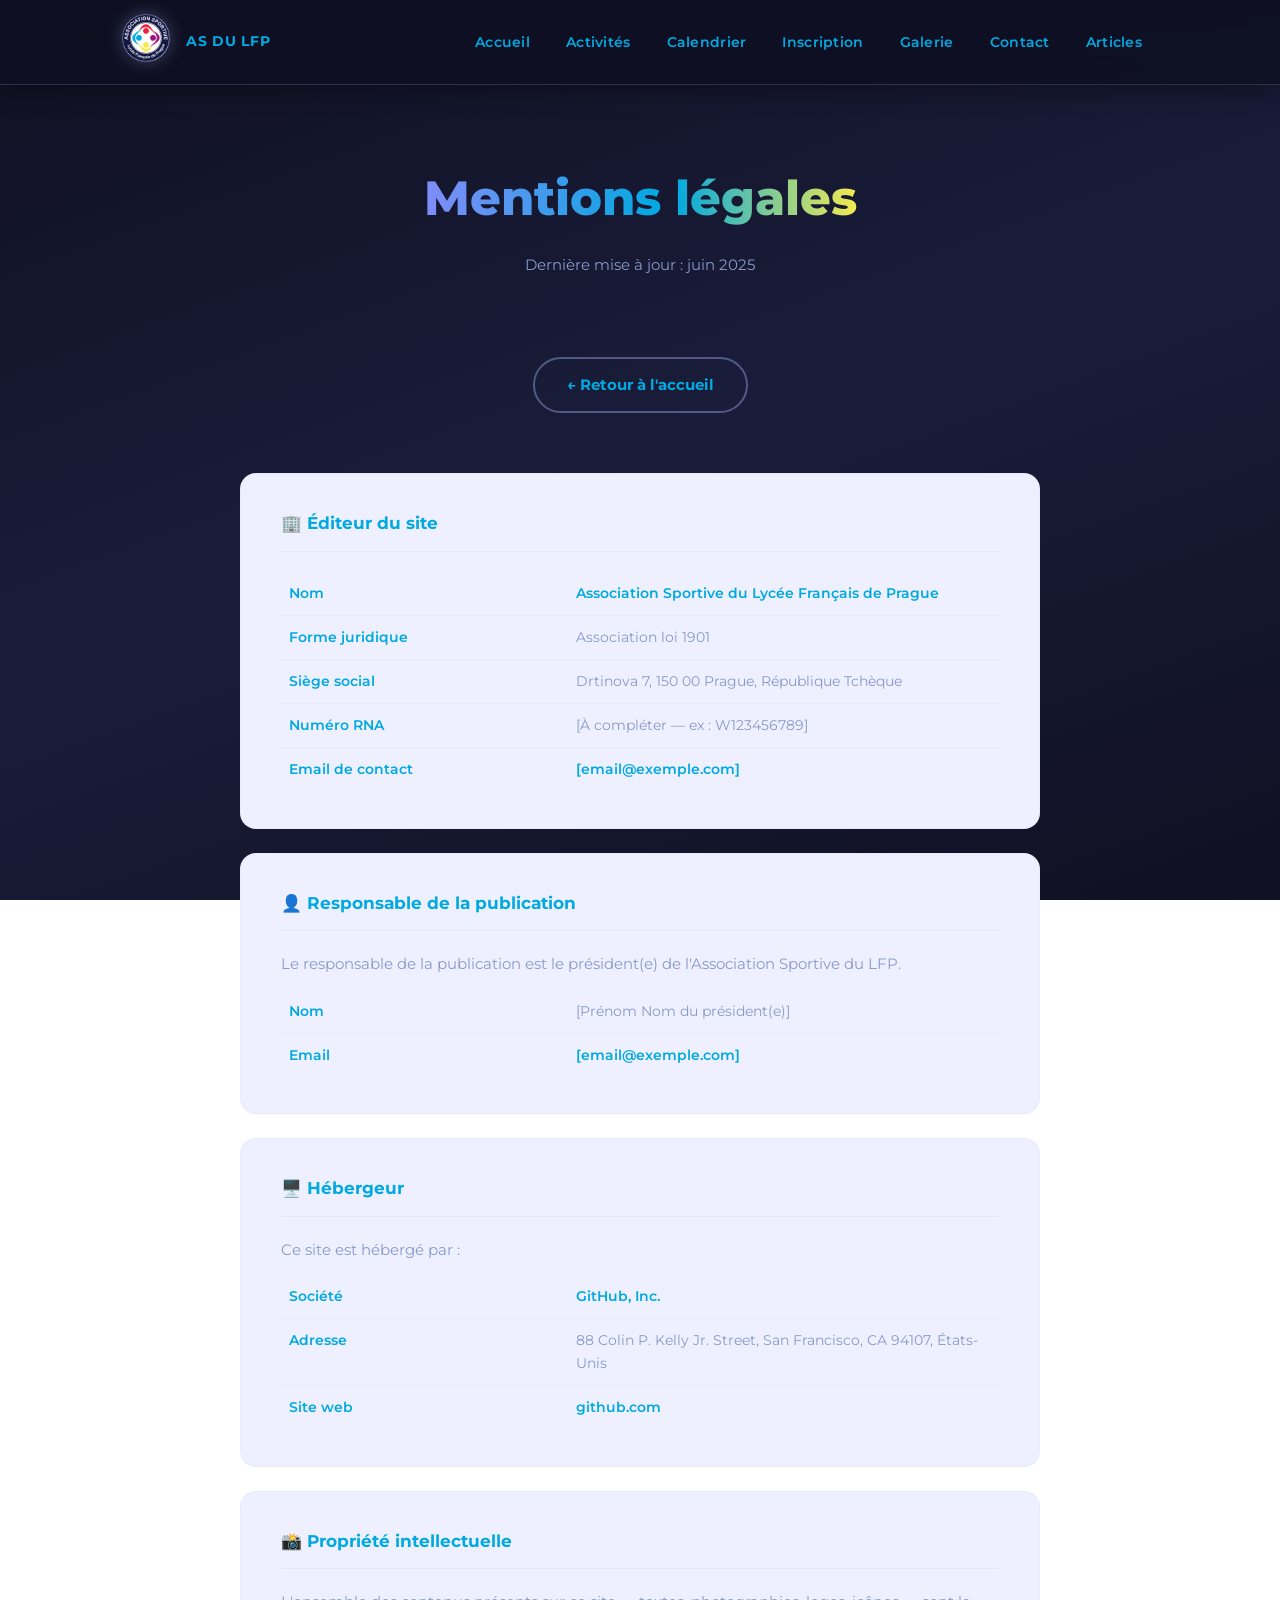
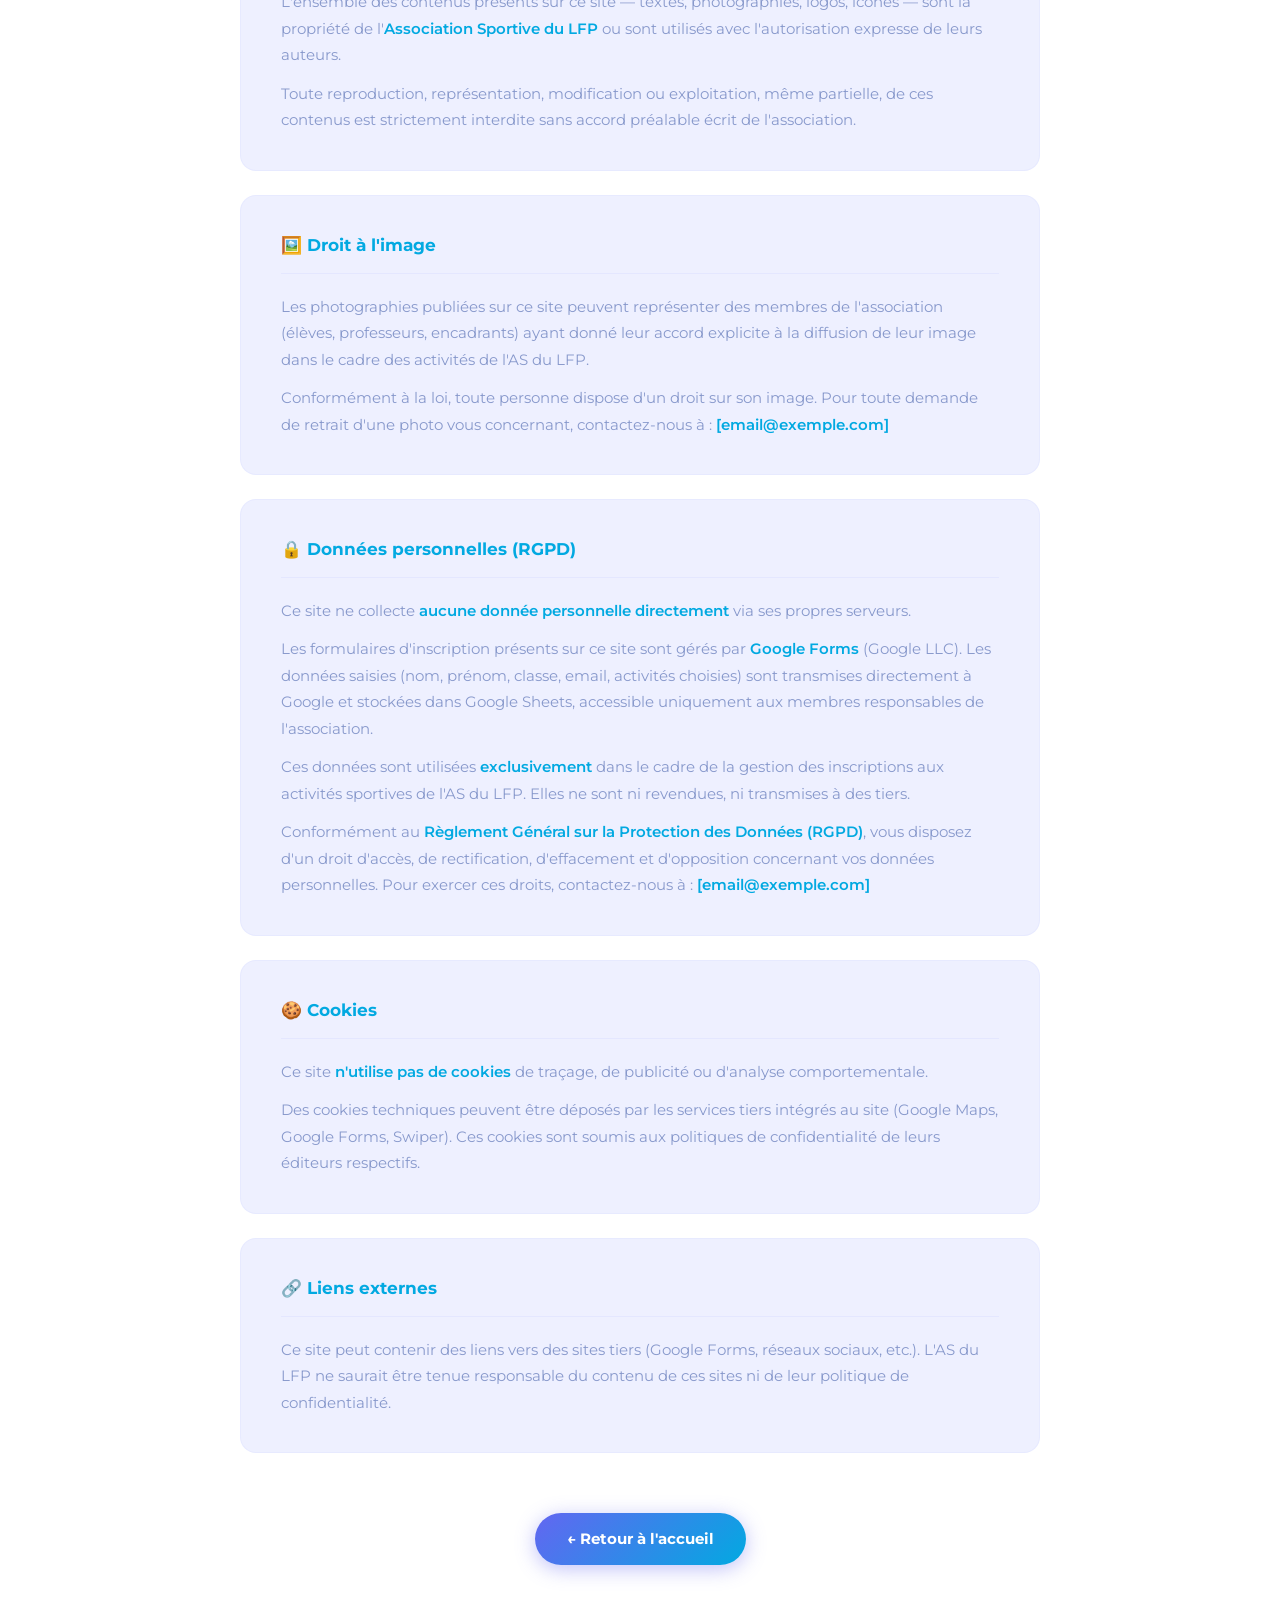
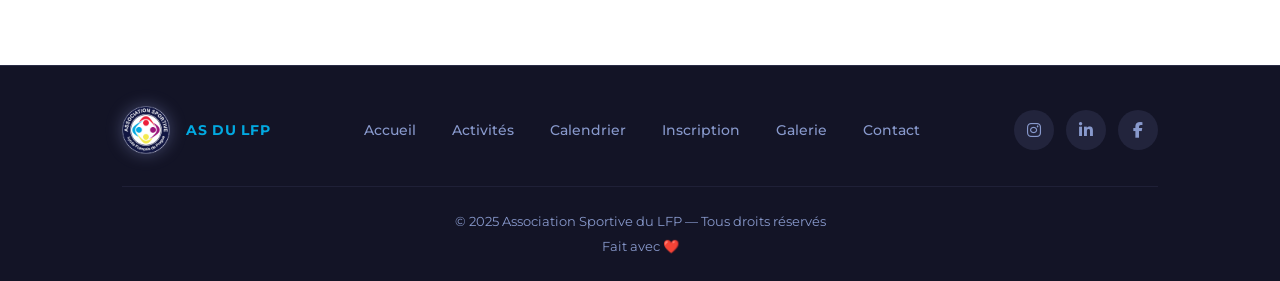
<file: mentions-legales.html>
<!DOCTYPE html>
<html lang="fr">
  <head>
    <meta charset="utf-8">
    <meta name="viewport" content="width=device-width, initial-scale=1">
    <title>Mentions légales — AS du LFP</title>
    <link rel="icon" type="image/png" href="img/Logos/logo-aslfp.png">
    <link rel="preconnect" href="https://fonts.googleapis.com">
    <link rel="preconnect" href="https://fonts.gstatic.com" crossorigin>
    <link href="https://fonts.googleapis.com/css2?family=Montserrat:wght@400;600;700;800&display=swap" rel="stylesheet">
    <link rel="stylesheet" href="CSS/styles.css">
    <link rel="stylesheet" href="https://cdnjs.cloudflare.com/ajax/libs/font-awesome/6.5.0/css/all.min.css">
    <style>
      /* ================================
         MENTIONS LÉGALES — styles locaux
      ================================ */
      .mentions-hero {
        padding: 160px 0 80px;
        text-align: center;
      }

      .mentions-hero h1 {
        font-size: clamp(2rem, 4vw, 3rem);
        font-weight: 800;
        color: #fff;
        margin-bottom: 16px;
      }

      .mentions-hero p {
        color: var(--texte-secondaire);
        font-size: 0.95rem;
      }

      .mentions-content {
        padding: 0 0 100px;
      }

      .mentions-grid {
        display: flex;
        flex-direction: column;
        gap: 24px;
        max-width: 800px;
        margin: 0 auto;
      }

      .mention-card {
        background: var(--fond-carte);
        border-radius: var(--radius);
        padding: 36px 40px;
        border: 1px solid rgba(165, 180, 252, 0.1);
        transition: border-color var(--transition);
      }

      .mention-card:hover {
        border-color: rgba(165, 180, 252, 0.25);
      }

      .mention-card h2 {
        font-size: 1.05rem;
        font-weight: 700;
        color: var(--accent);
        margin-bottom: 20px;
        padding-bottom: 14px;
        border-bottom: 1px solid rgba(165, 180, 252, 0.15);
        display: flex;
        align-items: center;
        gap: 10px;
      }

      .mention-card p {
        color: var(--texte-secondaire);
        font-size: 0.92rem;
        line-height: 1.8;
        margin-bottom: 12px;
      }

      .mention-card p:last-child {
        margin-bottom: 0;
      }

      .mention-card strong {
        color: var(--texte);
        font-weight: 600;
      }

      .mention-card a {
        color: var(--accent);
        text-decoration: none;
        font-weight: 600;
        transition: opacity var(--transition);
      }

      .mention-card a:hover {
        opacity: 0.75;
      }

      .mention-table {
        width: 100%;
        border-collapse: collapse;
        margin-top: 8px;
        font-size: 0.9rem;
      }

      .mention-table tr {
        border-bottom: 1px solid rgba(165, 180, 252, 0.1);
      }

      .mention-table tr:last-child {
        border-bottom: none;
      }

      .mention-table td {
        padding: 10px 8px;
        color: var(--texte-secondaire);
        vertical-align: top;
      }

      .mention-table td:first-child {
        font-weight: 600;
        color: var(--texte);
        width: 40%;
        white-space: nowrap;
      }

      .back-btn {
        text-align: center;
        margin-bottom: 60px;
      }

      /* Responsive */
      @media (max-width: 768px) {
        .mention-card {
          padding: 24px 20px;
        }

        .mention-table td:first-child {
          white-space: normal;
        }
      }
    </style>
  </head>

  <body>

<!-- HEADER -->
<header class="header header-scrolled">
  <div class="container">
    <div class="header-content">

      <div class="logo-section">
        <a href="index.html" class="logo-link"> <!-- ✅ plus de ../ -->
          <img src="img/Logos/logo-aslfp.png" alt="Logo AS LFP" class="logo">
        </a>
        <span class="as-title">AS du LFP</span>
      </div>

      <nav class="main-nav desktop-nav">
        <ul>
          <li><a href="index.html#hero">Accueil</a></li>
          <li><a href="index.html#activites">Activités</a></li>
          <li><a href="index.html#calendrier">Calendrier</a></li>
          <li><a href="index.html#inscription">Inscription</a></li>
          <li><a href="galerie.html">Galerie</a></li>
          <li><a href="index.html#contact">Contact</a></li>
          <li><a href="articles.html">Articles</a></li>
        </ul>
      </nav>

      <button class="burger" aria-label="Ouvrir le menu">
        <span></span><span></span><span></span>
      </button>

      <nav class="main-nav mobile-nav">
        <ul>
          <li><a href="index.html#hero">Accueil</a></li>
          <li><a href="index.html#activites">Activités</a></li>
          <li><a href="index.html#calendrier">Calendrier</a></li>
          <li><a href="index.html#inscription">Inscription</a></li>
          <li><a href="galerie.html">Galerie</a></li>
          <li><a href="index.html#contact">Contact</a></li>
          <li><a href="articles.html">Articles</a></li>
        </ul>
      </nav>

    </div>
  </div>
</header>


    <!-- HERO MENTIONS -->
    <section class="mentions-hero">
      <div class="container">
        <h1>
          <span class="as-highlight">Mentions</span>
          <span class="highlight"> légales</span>
        </h1>
        <p>Dernière mise à jour : juin 2025</p>
      </div>
    </section>

    <!-- CONTENU MENTIONS -->
    <section class="mentions-content">
      <div class="container">

        <div class="back-btn">
          <a href="index.html" class="btn btn-secondary">← Retour à l'accueil</a>
        </div>

        <div class="mentions-grid">

          <!-- 1. Éditeur -->
          <div class="mention-card">
            <h2>🏢 Éditeur du site</h2>
            <table class="mention-table">
              <tr>
                <td>Nom</td>
                <td><strong>Association Sportive du Lycée Français de Prague</strong></td>
              </tr>
              <tr>
                <td>Forme juridique</td>
                <td>Association loi 1901</td>
              </tr>
              <tr>
                <td>Siège social</td>
                <td>Drtinova 7, 150 00 Prague, République Tchèque</td>
              </tr>
              <tr>
                <td>Numéro RNA</td>
                <td>[À compléter — ex : W123456789]</td>
              </tr>
              <tr>
                <td>Email de contact</td>
                <td><a href="mailto:[email@exemple.com]">[email@exemple.com]</a></td>
              </tr>
            </table>
          </div>

          <!-- 2. Responsable publication -->
          <div class="mention-card">
            <h2>👤 Responsable de la publication</h2>
            <p>
              Le responsable de la publication est le président(e) de l'Association Sportive du LFP.
            </p>
            <table class="mention-table">
              <tr>
                <td>Nom</td>
                <td>[Prénom Nom du président(e)]</td>
              </tr>
              <tr>
                <td>Email</td>
                <td><a href="mailto:[email@exemple.com]">[email@exemple.com]</a></td>
              </tr>
            </table>
          </div>

          <!-- 3. Hébergeur -->
          <div class="mention-card">
            <h2>🖥️ Hébergeur</h2>
            <p>Ce site est hébergé par :</p>
            <table class="mention-table">
              <tr>
                <td>Société</td>
                <td><strong>GitHub, Inc.</strong></td>
              </tr>
              <tr>
                <td>Adresse</td>
                <td>88 Colin P. Kelly Jr. Street, San Francisco, CA 94107, États-Unis</td>
              </tr>
              <tr>
                <td>Site web</td>
                <td><a href="https://github.com" target="_blank" rel="noopener">github.com</a></td>
              </tr>
            </table>
          </div>

          <!-- 4. Propriété intellectuelle -->
          <div class="mention-card">
            <h2>📸 Propriété intellectuelle</h2>
            <p>
              L'ensemble des contenus présents sur ce site — textes, photographies, logos, icônes —
              sont la propriété de l'<strong>Association Sportive du LFP</strong> ou sont utilisés
              avec l'autorisation expresse de leurs auteurs.
            </p>
            <p>
              Toute reproduction, représentation, modification ou exploitation, même partielle,
              de ces contenus est strictement interdite sans accord préalable écrit de l'association.
            </p>
          </div>

          <!-- 5. Droit à l'image -->
          <div class="mention-card">
            <h2>🖼️ Droit à l'image</h2>
            <p>
              Les photographies publiées sur ce site peuvent représenter des membres de l'association
              (élèves, professeurs, encadrants) ayant donné leur accord explicite à la diffusion
              de leur image dans le cadre des activités de l'AS du LFP.
            </p>
            <p>
              Conformément à la loi, toute personne dispose d'un droit sur son image.
              Pour toute demande de retrait d'une photo vous concernant, contactez-nous à :
              <a href="mailto:[email@exemple.com]">[email@exemple.com]</a>
            </p>
          </div>

          <!-- 6. RGPD -->
          <div class="mention-card">
            <h2>🔒 Données personnelles (RGPD)</h2>
            <p>
              Ce site ne collecte <strong>aucune donnée personnelle directement</strong>
              via ses propres serveurs.
            </p>
            <p>
              Les formulaires d'inscription présents sur ce site sont gérés par
              <strong>Google Forms</strong> (Google LLC). Les données saisies
              (nom, prénom, classe, email, activités choisies) sont transmises directement
              à Google et stockées dans Google Sheets, accessible uniquement
              aux membres responsables de l'association.
            </p>
            <p>
              Ces données sont utilisées <strong>exclusivement</strong> dans le cadre
              de la gestion des inscriptions aux activités sportives de l'AS du LFP.
              Elles ne sont ni revendues, ni transmises à des tiers.
            </p>
            <p>
              Conformément au <strong>Règlement Général sur la Protection des Données (RGPD)</strong>,
              vous disposez d'un droit d'accès, de rectification, d'effacement et d'opposition
              concernant vos données personnelles. Pour exercer ces droits, contactez-nous à :
              <a href="mailto:[email@exemple.com]">[email@exemple.com]</a>
            </p>
          </div>

          <!-- 7. Cookies -->
          <div class="mention-card">
            <h2>🍪 Cookies</h2>
            <p>
              Ce site <strong>n'utilise pas de cookies</strong> de traçage, de publicité
              ou d'analyse comportementale.
            </p>
            <p>
              Des cookies techniques peuvent être déposés par les services tiers intégrés
              au site (Google Maps, Google Forms, Swiper). Ces cookies sont soumis aux
              politiques de confidentialité de leurs éditeurs respectifs.
            </p>
          </div>

          <!-- 8. Liens externes -->
          <div class="mention-card">
            <h2>🔗 Liens externes</h2>
            <p>
              Ce site peut contenir des liens vers des sites tiers (Google Forms, réseaux sociaux, etc.).
              L'AS du LFP ne saurait être tenue responsable du contenu de ces sites
              ni de leur politique de confidentialité.
            </p>
          </div>

        </div><!-- fin mentions-grid -->

        <div class="back-btn" style="margin-top: 60px; margin-bottom: 0;">
          <a href="index.html" class="btn">← Retour à l'accueil</a>
        </div>

      </div>
    </section>

    <!-- FOOTER -->
    <footer class="footer">
      <div class="container">
        <div class="footer-content">
          <div class="logo-section">
            <img src="img/Logos/logo-aslfp.png" alt="Logo AS LFP" class="logo">
            <span class="as-title">AS du LFP</span>
          </div>

          <nav class="footer-nav">
            <a href="index.html#hero">Accueil</a>
            <a href="index.html#activites">Activités</a>
            <a href="index.html#calendrier">Calendrier</a>
            <a href="index.html#inscription">Inscription</a>
            <a href="galerie.html">Galerie</a>
            <a href="index.html#contact">Contact</a>
          </nav>

          <div class="social-links">
            <a target="_blank" href="#" title="Instagram">
              <i class="fa-brands fa-instagram"></i>
            </a>
            <a target="_blank" href="https://cz.linkedin.com/school/lyc%C3%A9e-fran%C3%A7ais-de-prague/" title="Linkedin">
              <i class="fa-brands fa-linkedin-in"></i>
            </a>
            <a target="_blank" href="https://www.facebook.com/lyceefrancaisprague/#" title="Facebook">
              <i class="fa-brands fa-facebook-f"></i>
            </a>
          </div>
        </div>

        <div class="footer-bottom">
          <p>© 2025 Association Sportive du LFP — Tous droits réservés</p>
          <p style="margin-top:4px;">Fait avec ❤️</p>
        </div>
      </div>
    </footer>

    <script src="JS/script.js"></script>

  </body>
</html>
</file>
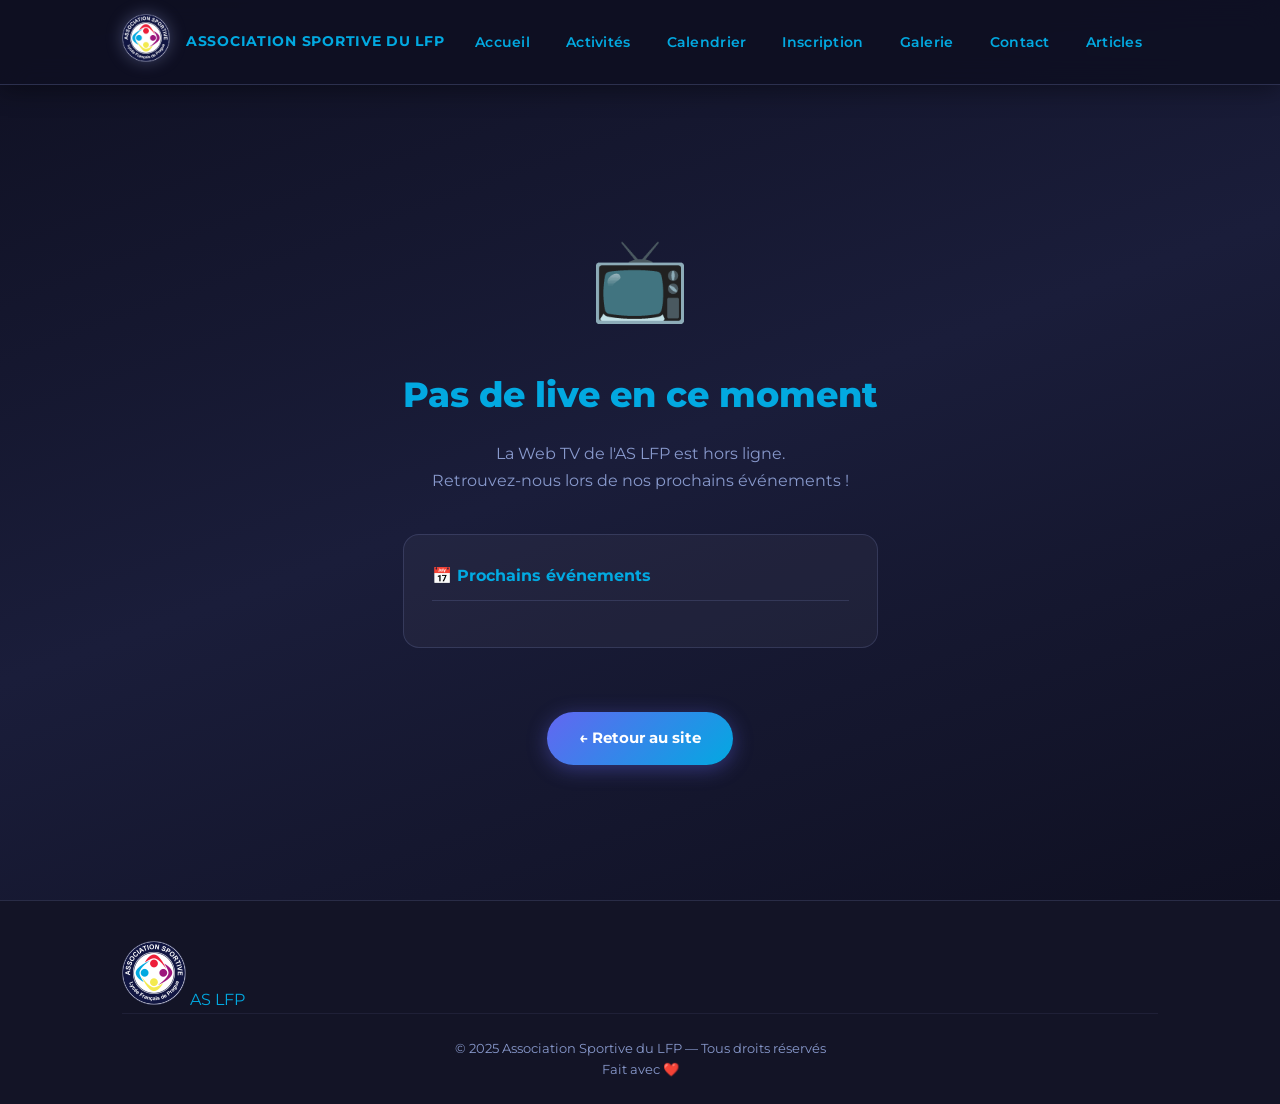
<file: webtv.html>
<!DOCTYPE html>
<html lang="fr">
<head>
  <meta charset="utf-8">
  <meta name="viewport" content="width=device-width, initial-scale=1">
  <title>Web TV — AS LFP</title>
  <link rel="icon" type="image/png" href="img/Logos/logo-aslfp.png">
  <link rel="preconnect" href="https://fonts.googleapis.com">
  <link rel="preconnect" href="https://fonts.gstatic.com" crossorigin>
  <link href="https://fonts.googleapis.com/css2?family=Montserrat:wght@400;600;700;800&display=swap" rel="stylesheet">
  <link rel="stylesheet" href="CSS/styles.css">
  <link rel="stylesheet" href="CSS/webtv.css">
  <link rel="stylesheet" href="https://cdnjs.cloudflare.com/ajax/libs/font-awesome/6.5.0/css/all.min.css">

  <!-- PWA : Manifest -->
  <link rel="manifest" href="/aslfp-test02/manifest.json">
  <meta name="apple-mobile-web-app-capable" content="yes">
  <meta name="apple-mobile-web-app-status-bar-style" content="default">
  <meta name="apple-mobile-web-app-title" content="AS LFP">
  <link rel="apple-touch-icon" href="/aslfp-test02/img/icons/icon-192x192.png">
  <meta name="theme-color" content="#1a56db">
</head>


<!-- Enregistrement du Service Worker -->
<script>
  if ('serviceWorker' in navigator) {
    window.addEventListener('load', () => {
      navigator.serviceWorker
        .register('/aslfp-test02/service-worker.js')
        .then((reg) => console.log('✅ Service Worker enregistré', reg))
        .catch((err) => console.error('❌ Erreur SW :', err));
    });
  }
</script>


<body>

<!-- BANNIÈRE LIVE — cachée par défaut, activée par JS -->
<a href="webtv.html" id="live-banner" class="live-banner" style="display:none;" aria-label="Accéder au live">
  <span class="live-banner-dot"></span>
  <span class="live-banner-text">🔴 LIVE en cours</span>
  <span class="live-banner-arrow">Regarder →</span>
</a>

<!-- HEADER -->
<header class="header" id="header">
  <div class="container">
    <div class="header-content">

      <!-- LOGO -->
      <div class="logo-section">
        <a href="index.html" class="logo-link">
          <img src="img/Logos/logo-aslfp.png" alt="Logo AS LFP" class="logo">
        </a>
        <span class="as-title">ASSOCIATION SPORTIVE DU LFP</span>
      </div>

      <!-- NAV DESKTOP -->
      <nav class="desktop-nav">
        <ul>
          <li><a href="index.html#hero">Accueil</a></li>
          <li><a href="index.html#activites">Activités</a></li>
          <li><a href="index.html#calendrier">Calendrier</a></li>
          <li><a href="index.html#inscription">Inscription</a></li>
          <li><a href="galerie.html">Galerie</a></li>
          <li><a href="index.html#contact">Contact</a></li>
          <li><a href="articles.html">Articles</a></li>
          <!-- LIVE BOUTON — caché par défaut -->
          <li id="live-nav-item" style="display:none;">
            <a href="webtv.html" class="live-nav-btn active">
              <span class="live-dot-nav"></span> LIVE
            </a>
          </li>
        </ul>
      </nav>

      <!-- BURGER MOBILE -->
      <button class="burger" id="burger" aria-label="Menu">
        <span class="burger-line"></span>
        <span class="burger-line"></span>
        <span class="burger-line"></span>
      </button>

    </div>
  </div>

  <!-- NAV MOBILE -->
  <nav class="mobile-nav" id="mobile-nav">
    <ul>
      <li><a href="index.html#hero">Accueil</a></li>
      <li><a href="index.html#activites">Activités</a></li>
      <li><a href="index.html#calendrier">Calendrier</a></li>
      <li><a href="index.html#inscription">Inscription</a></li>
      <li><a href="galerie.html">Galerie</a></li>
      <li><a href="index.html#contact">Contact</a></li>
      <li><a href="articles.html">Articles</a></li>
      <li id="live-nav-item-mobile" style="display:none;">
        <a href="webtv.html" class="live-nav-btn active">
          <span class="live-dot-nav"></span> LIVE
        </a>
      </li>
    </ul>
  </nav>

</header>


<!-- ======= CONTENU WEBTV ======= -->
<main class="webtv-main">

  <!-- ÉTAT : CHARGEMENT -->
  <div class="webtv-loading" id="webtv-loading">
    <div class="loader-spinner"></div>
    <p>Chargement en cours...</p>
  </div>

  <!-- ÉTAT : PAS DE LIVE -->
  <div class="webtv-offline" id="webtv-offline" style="display:none;">
    <div class="offline-content">
      <div class="offline-icon">📺</div>
      <h1>Pas de live en ce moment</h1>
      <p>La Web TV de l'AS LFP est hors ligne.<br>
         Retrouvez-nous lors de nos prochains événements !</p>

      <!-- Prochains événements -->
      <div class="webtv-next-events" id="webtv-next-events">
        <h3>📅 Prochains événements</h3>
        <div class="next-events-list" id="next-events-list">
          <!-- Rempli par JS -->
        </div>
      </div>

      <a href="index.html" class="btn webtv-back-btn">
        ← Retour au site
      </a>
    </div>
  </div>

  <!-- ÉTAT : LIVE ACTIF -->
  <div class="webtv-live" id="webtv-live" style="display:none;">

    <!-- Badge live + titre -->
    <div class="webtv-live-header">
      <div class="live-badge-wrapper">
        <span class="live-badge">
          <span class="live-dot"></span>
          EN DIRECT
        </span>
      </div>
      <h1 class="webtv-live-title" id="webtv-live-title">Événement AS LFP</h1>
      <p class="webtv-live-subtitle" id="webtv-live-subtitle"></p>
    </div>

    <!-- Player + Chat -->
    <div class="webtv-player-wrapper">

      <!-- Lecteur vidéo -->
      <div class="webtv-player">
        <div class="player-container">
          <iframe
            id="youtube-player"
            src=""
            title="Live AS LFP"
            frameborder="0"
            allow="accelerometer; autoplay; clipboard-write; encrypted-media; gyroscope; picture-in-picture"
            allowfullscreen>
          </iframe>
        </div>
      </div>

      <!-- Chat YouTube -->
      <div class="webtv-chat">
        <div class="chat-header">
          <span class="chat-icon">💬</span>
          <span>Chat en direct</span>
        </div>
        <iframe
          id="youtube-chat"
          src=""
          title="Chat Live AS LFP"
          frameborder="0">
        </iframe>
      </div>

    </div>

    <!-- Prochains événements (sous le player) -->
    <div class="webtv-next-events webtv-next-events--live" id="webtv-next-events-live">
      <h3>📅 Prochains événements</h3>
      <div class="next-events-list next-events-list--horizontal" id="next-events-list-live">
        <!-- Rempli par JS -->
      </div>
    </div>

  </div>

</main>

<!-- FOOTER simplifié -->
<footer class="footer">
  <div class="container">
    <div class="footer-inner">
      <div class="footer-logo-section">
        <img src="img/Logos/logo-aslfp.png" alt="Logo" class="footer-logo">
        <span class="footer-title">AS LFP</span>
      </div>
      <div class="footer-bottom">
        <p>© 2025 Association Sportive du LFP — Tous droits réservés</p>
        <p>Fait avec ❤️</p>
      </div>
    </div>
  </div>
</footer>

<script src="JS/script.js"></script>
<script src="JS/webtv.js"></script>
</body>
</html>
</file>
<file: CSS/styles.css>
/* ================================
   VARIABLES & BASE
================================ */
:root {
  --fond: #F8F9FF;
  --fond-section: #FFFFFF;
  --fond-carte: #EEF0FF;
  --accent: #02A9E1;
  --accent-2: #F3EA4F;
  --texte: #02A9E1;
  --texte-secondaire: #8899cc;
  --radius: 16px;
  --radius-sm: 8px;
  --ombre: 0 8px 32px rgba(0,0,0,0.4);
  --transition: 0.3s ease;
}

* {
  margin: 0;
  padding: 0;
  box-sizing: border-box;
}

html {
  scroll-behavior: smooth;
}

body {
  background: linear-gradient(160deg, #0f1022 0%, #1a1d3a 50%, #0f1022 100%) fixed;
  color: var(--texte);
  font-family: 'Montserrat', sans-serif;
  font-size: 16px;
  line-height: 1.6;
}

.container {
  max-width: 1100px;
  margin: 0 auto;
  padding: 0 32px;
}

/* ================================
   HEADER
================================ */
.header {
  position: fixed;
  top: 0;
  left: 0;
  width: 100%;
  background: rgba(15, 16, 34, 0.92);
  backdrop-filter: blur(14px);
  -webkit-backdrop-filter: blur(14px);
  border-bottom: 1px solid rgba(165, 180, 252, 0.2);
  z-index: 1000;
  box-shadow: 0 4px 24px rgba(0,0,0,0.4);
}

.header-content {
  display: flex;
  align-items: center;
  justify-content: space-between;
  padding: 14px 0;
}

.logo-section {
  display: flex;
  align-items: center;
  gap: 16px;
}

.logo {
  height: 48px;
  filter: drop-shadow(0 0 8px rgba(165, 180, 252, 0.3));
}

.as-title {
  font-size: 0.9rem;
  font-weight: 700;
  color: var(--accent);
  letter-spacing: 0.05em;
  text-transform: uppercase;
}

.desktop-nav ul {
  list-style: none;
  display: flex;
  gap: 4px;
}

.desktop-nav a {
  color: var(--texte);
  text-decoration: none;
  font-size: 0.9rem;
  font-weight: 600;
  padding: 8px 16px;
  border-radius: 50px;
  transition: background var(--transition), color var(--transition);
  letter-spacing: 0.02em;
}

.desktop-nav a:hover,
.desktop-nav a.active {
  background: rgba(165, 180, 252, 0.15);
  color: #F3EA4F;
}

.header-scrolled {
  box-shadow: 0 8px 32px rgba(0,0,0,0.6);
  background: rgba(15, 16, 34, 0.98);
}

/* ================================
   HERO
================================ */
.hero {
  position: relative;
  height: 100vh;
  min-height: 600px;
  display: flex;
  align-items: center;
  justify-content: center;
  overflow: hidden;
}

.hero-background {
  position: absolute;
  inset: 0;
  z-index: 0;
}

.hero-background img {
  width: 100%;
  height: 100%;
  object-fit: cover;
  object-position: center;
}

.hero-background::after {
  content: '';
  position: absolute;
  inset: 0;
  background: linear-gradient(to bottom,
    rgba(15, 16, 34, 0.55) 0%,
    rgba(15, 16, 34, 0.7) 60%,
    rgba(15, 16, 34, 0.95) 100%
  );
}

.hero-content {
  position: relative;
  z-index: 2;
  text-align: center;
  padding: 0 24px;
  max-width: 800px;
}

.hero-text h2 {
  font-size: clamp(2rem, 5vw, 3.5rem);
  font-weight: 700;
  line-height: 1.2;
  margin-bottom: 20px;
  color: #fff;
}

.highlight {
  background: linear-gradient(90deg, var(--accent), var(--accent-2));
  -webkit-background-clip: text;
  background-clip: text;
  -webkit-text-fill-color: transparent;
}

.as-highlight {
  background: linear-gradient(90deg, #818cf8, var(--accent));
  -webkit-background-clip: text;
  background-clip: text;
  -webkit-text-fill-color: transparent;
}

.hero-text p {
  font-size: 1.1rem;
  color: rgba(255,255,255,0.8);
  margin-bottom: 36px;
}

.btn {
  display: inline-flex;
  align-items: center;
  gap: 10px;
  background: linear-gradient(135deg, #6366f1, var(--accent));
  color: #fff;
  font-family: 'Montserrat', sans-serif;
  font-weight: 700;
  font-size: 0.95rem;
  padding: 14px 32px;
  border-radius: 50px;
  border: none;
  cursor: pointer;
  text-decoration: none;
  transition: transform var(--transition), box-shadow var(--transition);
  box-shadow: 0 4px 20px rgba(99, 102, 241, 0.4);
}

.btn:hover {
  transform: translateY(-3px);
  box-shadow: 0 8px 28px rgba(99, 102, 241, 0.6);
}

.btn-secondary {
  background: transparent;
  border: 2px solid rgba(165, 180, 252, 0.4);
  color: var(--texte);
  box-shadow: none;
}

.btn-secondary:hover {
  background: rgba(165, 180, 252, 0.1);
  border-color: var(--accent);
}

.scroll-down {
  position: absolute;
  bottom: 32px;
  left: 50%;
  transform: translateX(-50%);
  z-index: 2;
}

.scroll-down a {
  color: rgba(255,255,255,0.5);
  font-size: 1.4rem;
  text-decoration: none;
  animation: bounce 2s infinite;
}

@keyframes bounce {
  0%, 100% { transform: translateY(0); }
  50% { transform: translateY(8px); }
}

/* ================================
   SECTIONS COMMUNES
================================ */
.section-title {
  text-align: center;
  font-size: clamp(1.6rem, 3vw, 2.2rem);
  font-weight: 700;
  color: var(--texte);
  margin-bottom: 12px;
}

.underline {
  width: 60px;
  height: 4px;
  background: linear-gradient(90deg, #6366f1, var(--accent));
  border-radius: 2px;
  margin: 0 auto 48px;
}

.fade-up {
  opacity: 0;
  transform: translateY(30px);
  transition: opacity 0.6s ease, transform 0.6s ease;
}

.fade-up.visible {
  opacity: 1;
  transform: translateY(0);
}

.activite-card:nth-child(2) { transition-delay: 0.1s; }
.activite-card:nth-child(3) { transition-delay: 0.2s; }
.activite-card:nth-child(4) { transition-delay: 0.3s; }
.activite-card:nth-child(5) { transition-delay: 0.4s; }
.activite-card:nth-child(6) { transition-delay: 0.5s; }

/* ================================
   ACTIVITES
================================ */
.activites {
  padding: 100px 0 80px;
  background: var(--fond-section);
}

.activites-grid {
  display: grid;
  grid-template-columns: repeat(auto-fill, minmax(300px, 1fr));
  gap: 24px;
  margin-top: 48px;
}

.activite-card {
  background: var(--fond-carte);
  border-radius: var(--radius);
  padding: 28px 24px;
  display: flex;
  flex-direction: column;      /* ← Clé : empilage vertical */
  align-items: center;
  text-align: center;
  gap: 0;
  border: 1px solid rgba(165, 180, 252, 0.1);
  box-shadow: var(--ombre);
  transition: transform var(--transition), border-color var(--transition), box-shadow var(--transition);
}

.activite-card:hover {
  transform: translateY(-6px);
  border-color: rgba(165, 180, 252, 0.35);
  box-shadow: 0 16px 40px rgba(0,0,0,0.5);
}

.activite-icon-wrapper {
  background: #ffffff;
  border-radius: 50%;
  width: 80px;
  height: 80px;
  display: flex;
  align-items: center;
  justify-content: center;
  flex-shrink: 0;
  box-shadow: 0 4px 15px rgba(0,0,0,0.12);
  margin-bottom: 20px;         /* Espace sous l'icône */
}

.activite-icon {
  width: 44px;
  height: 44px;
  object-fit: contain;
}

.activite-title {
  font-size: 1.1rem;
  font-weight: 700;
  color: var(--texte);
  margin-bottom: 14px;
  text-transform: capitalize;
}

.activite-schedule {
  font-size: 0.85rem;
  color: var(--texte-secondaire);
  margin-bottom: 6px;
}

.location {
  color: var(--accent);
  font-weight: 600;
  font-style: italic;          /* Comme sur l'image */
}

.activite-details {
  display: flex;
  flex-wrap: wrap;
  justify-content: center;     /* Badges centrés */
  gap: 8px;
  margin-top: 16px;
}

.detail-badge {
  background: transparent;
  color: var(--texte-secondaire);
  font-size: 0.78rem;
  font-weight: 500;
  padding: 4px 14px;
  border-radius: 50px;
  border: 1px solid rgba(165, 180, 252, 0.35);
}

/* ================================
   CALENDRIER
================================ */
.calendrier-section {
  padding: 100px 0;
  background: var(--fond);
}

.calendrier-container {
  display: grid;
  grid-template-columns: 1fr 340px;
  gap: 32px;
  margin-top: 48px;
  align-items: stretch;
}

#calendar {
  background: #ffffff;
  border-radius: 10px;
  padding: 22px;
  border: 1px solid rgba(0,0,0,0.06);
  box-shadow: 0 8px 24px rgba(18,24,40,0.04);
  color: #222;
  min-width: 0;
  overflow: hidden;
}

.fc {
  color: var(--texte);
}

.fc .fc-toolbar {
  display: flex;
  justify-content: space-between;
  align-items: center;
  gap: 12px;
  margin-bottom: 12px;
  flex-wrap: wrap;
}

.fc .fc-button {
  background: #27323a;
  color: #fff;
  border: none;
  padding: 8px 12px;
  border-radius: 8px;
  font-weight: 700;
  box-shadow: none;
  height: 36px;
}

.fc .fc-button:hover {
  filter: brightness(0.95);
  transform: translateY(-1px);
}

.fc .fc-button.fc-button-primary {
  background: #6b7378;
}

.fc .fc-toolbar-title {
  font-size: 1.2rem;
  font-weight: 800;
  color: #222;
  letter-spacing: 0.2px;
  text-transform: lowercase;
  text-align: center;
}

.fc .fc-toolbar-chunk:last-child .fc-button {
  background: #27323a;
  margin-left: 8px;
}

.fc .fc-daygrid-day {
  border: 1px solid rgba(34,34,34,0.06);
  background: transparent;
  min-height: 84px;
}

.fc .fc-daygrid-day-number {
  color: #8a94a0;
  font-weight: 600;
  padding: 6px 8px;
  font-size: 0.9rem;
}

.fc .fc-daygrid-day.fc-day-today {
  background: #fff8e6;
}

/* Force events to not overflow their day cell */
.fc .fc-daygrid-event {
  background: #0b86c2;
  color: #fff;
  border-radius: 6px;
  font-size: 0.78rem;
  padding: 4px 6px;
  margin: 4px 2px 0 2px;
  display: block;
  white-space: nowrap;
  overflow: hidden;
  text-overflow: ellipsis;
}

.fc .fc-daygrid-event:hover {
  white-space: normal;
  overflow: visible;
  position: relative;
  z-index: 999;
}

.fc .fc-daygrid-event-harness {
  overflow: visible;
}

.fc .fc-daygrid-day-events {
  overflow: visible;
}

.fc .fc-daygrid-event:hover .fc-event-title {
  white-space: normal;
  overflow: visible;
  text-overflow: unset;
}

.fc .fc-event-title {
  white-space: nowrap;
  overflow: hidden;
  text-overflow: ellipsis;
  max-width: 100%;
}

/* Prevent multi-day event bars from spanning across cells visually */
.fc .fc-daygrid-dot-event,
.fc .fc-daygrid-block-event {
  max-width: 100%;
}

.fc-direction-ltr .fc-daygrid-event.fc-event-end,
.fc-direction-ltr .fc-daygrid-event.fc-event-start {
  margin-left: 2px;
  margin-right: 2px;
}


/* ================================
   PROCHAINS ÉVÉNEMENTS (sidebar)
================================ */
.upcoming-events {
  background: #ffffff;
  border-radius: 14px;
  padding: 28px;
  border: 1px solid rgba(0,0,0,0.06);
  box-shadow: 0 8px 24px rgba(18,24,40,0.04);
  display: flex;
  flex-direction: column;
}


.upcoming-events h3 {
  font-size: 1.1rem;
  font-weight: 800;
  color: #222;
  margin-bottom: 20px;
  padding-bottom: 14px;
  border-bottom: 2px solid #f0f2f5;
  flex-shrink: 0;
}

#upcoming-events {
  overflow-y: auto;
  flex: 1;
  padding-right: 6px;
}

#upcoming-events::-webkit-scrollbar {
  width: 5px;
}

#upcoming-events::-webkit-scrollbar-track {
  background: transparent;
}

#upcoming-events::-webkit-scrollbar-thumb {
  background: #d0d5dd;
  border-radius: 10px;
}

#upcoming-events::-webkit-scrollbar-thumb:hover {
  background: #b0b8c4;
}


.upcoming-event-card {
  display: flex;
  flex-direction: column;
  gap: 8px;
  padding: 18px;
  background: #f8f9fc;
  border-radius: 12px;
  border-left: 4px solid var(--accent);
  transition: transform 0.2s ease, box-shadow 0.2s ease;
  margin-bottom: 12px;
}

.upcoming-event-card:hover {
  transform: translateY(-2px);
  box-shadow: 0 6px 20px rgba(0,0,0,0.06);
}

.upcoming-event-date {
  font-size: 0.78rem;
  font-weight: 600;
  color: #9aa6b2;
  text-transform: uppercase;
  letter-spacing: 0.5px;
}

.upcoming-event-title {
  font-size: 1rem;
  font-weight: 700;
  color: #222;
  line-height: 1.3;
}

.upcoming-event-details {
  display: flex;
  flex-direction: column;
  gap: 4px;
  margin-top: 4px;
}
.upcoming-event-type-row {
  display: flex;
  justify-content: space-between;
  align-items: center;
}

.upcoming-event-countdown {
  font-size: 0.82rem;
  color: #6d7680;
  white-space: nowrap;
}

.upcoming-event-details span {
  font-size: 0.82rem;
  color: #6d7680;
  line-height: 1.4;
}

.upcoming-event-card .btn-inscription {
  display: inline-flex;
  align-items: center;
  justify-content: center;
  margin-top: 10px;
  padding: 10px 20px;
  font-size: 0.85rem;
  font-weight: 700;
  color: #fff;
  background: linear-gradient(135deg, var(--accent) 0%, #04c0ff 100%);
  border-radius: 8px;
  text-decoration: none;
  transition: transform 0.2s ease, box-shadow 0.2s ease;
  box-shadow: 0 4px 14px rgba(2, 169, 225, 0.2);
  align-self: center;
}

.upcoming-event-card .btn-inscription:hover {
  transform: translateY(-2px);
  box-shadow: 0 6px 20px rgba(2, 169, 225, 0.35);
}

/* Couleur de bordure gauche selon le type */
.upcoming-event-card.type-competition {
  border-left-color: #e74c3c;
}

.upcoming-event-card.type-important {
  border-left-color: #9b59b6;
}

.upcoming-event-card.type-sortie {
  border-left-color: #2ecc71;
}

.upcoming-event-card.type-tournoi {
  border-left-color: #f39c12;
}


/* ================================
   GALERIE
================================ */
.galerie {
  padding: 100px 0;
  background: var(--fond-section);
}

.galerie-intro {
  text-align: center;
  color: var(--texte-secondaire);
  font-size: 1rem;
  margin-top: -32px;
  margin-bottom: 16px;
}

.carousel-container {
  margin-top: 48px;
  max-width: 900px;
  margin-left: auto;
  margin-right: auto;
}

.mySwiper {
  border-radius: var(--radius);
  overflow: hidden;
  box-shadow: 0 12px 40px rgba(0, 0, 0, 0.3);
}

.swiper-slide {
  overflow: hidden;
}

.slide-content {
  position: relative;
  overflow: hidden;
}

.carousel-img {
  width: 100%;
  height: 480px;
  object-fit: cover;
  display: block;
  transition: transform 0.6s ease;
}

.swiper-slide:hover .carousel-img {
  transform: scale(1.03);
}

.slide-caption {
  position: absolute;
  bottom: 0;
  left: 0;
  right: 0;
  padding: 24px 28px;
  background: linear-gradient(to top, rgba(0, 0, 0, 0.75) 0%, transparent 100%);
  color: #fff;
  transform: translateY(100%);
  transition: transform 0.4s ease;
}

.swiper-slide:hover .slide-caption,
.swiper-slide-active .slide-caption {
  transform: translateY(0);
}

.slide-caption h4 {
  font-size: 1.1rem;
  font-weight: 700;
  margin-bottom: 4px;
}

.slide-caption p {
  font-size: 0.85rem;
  opacity: 0.8;
}

/* Flèches navigation */
.swiper-button-next,
.swiper-button-prev {
  color: #fff !important;
  background: rgba(15, 16, 34, 0.6);
  backdrop-filter: blur(8px);
  width: 48px !important;
  height: 48px !important;
  border-radius: 50%;
  transition: background var(--transition), transform var(--transition);
}

.swiper-button-next:hover,
.swiper-button-prev:hover {
  background: rgba(99, 102, 241, 0.8);
  transform: scale(1.1);
}

.swiper-button-next::after,
.swiper-button-prev::after {
  font-size: 1rem !important;
  font-weight: 700;
}

/* Pagination */
.swiper-pagination {
  bottom: 16px !important;
}

.swiper-pagination-bullet {
  background: rgba(255, 255, 255, 0.5) !important;
  width: 10px;
  height: 10px;
  opacity: 1 !important;
  transition: all var(--transition);
}

.swiper-pagination-bullet-active {
  background: #fff !important;
  width: 28px;
  border-radius: 5px;
}

/* Responsive galerie */
@media (max-width: 768px) {
  .carousel-img {
    height: 320px;
  }

  .slide-caption {
    transform: translateY(0);
    padding: 16px 20px;
  }

  .swiper-button-next,
  .swiper-button-prev {
    width: 38px !important;
    height: 38px !important;
  }
}

@media (max-width: 480px) {
  .carousel-img {
    height: 240px;
  }

  .slide-caption h4 {
    font-size: 0.95rem;
  }

  .carousel-container {
    margin-top: 32px;
  }
}


/* ================================
   INSCRIPTION
================================ */
.inscription-section {
  padding: 100px 0;
  background: var(--fond);
}

.inscription-intro {
  text-align: center;
  color: var(--texte-secondaire);
  margin-bottom: 48px;
  font-size: 0.95rem;
  line-height: 1.8;
}

.inscription-form {
  background: var(--fond-carte);
  border-radius: var(--radius);
  padding: 48px;
  border: 1px solid rgba(165, 180, 252, 0.1);
  max-width: 760px;
  margin: 0 auto;
}

.form-row {
  display: grid;
  grid-template-columns: 1fr 1fr;
  gap: 24px;
  margin-bottom: 24px;
}

.form-group {
  display: flex;
  flex-direction: column;
  gap: 8px;
  margin-bottom: 24px;
}

.form-group label {
  font-size: 0.88rem;
  font-weight: 600;
  color: var(--texte-secondaire);
  text-transform: uppercase;
  letter-spacing: 0.04em;
}

.form-group input[type="text"],
.form-group input[type="email"],
.form-group select,
.form-group textarea {
  background: rgba(255,255,255,0.05);
  border: 1px solid rgba(165, 180, 252, 0.2);
  border-radius: var(--radius-sm);
  color: var(--texte);
  font-family: 'Montserrat', sans-serif;
  font-size: 0.95rem;
  padding: 12px 16px;
  outline: none;
  transition: border-color var(--transition), box-shadow var(--transition);
}

.form-group input:focus,
.form-group select:focus,
.form-group textarea:focus {
  border-color: var(--accent);
  box-shadow: 0 0 0 3px rgba(165, 180, 252, 0.15);
}

.activites-checkboxes {
  display: grid;
  grid-template-columns: repeat(auto-fit, minmax(140px, 1fr));
  gap: 10px;
  margin-top: 8px;
  min-width: 0;
}

.checkbox-group {
  display: flex;
  align-items: center;
  gap: 10px;
  background: rgba(165, 180, 252, 0.06);
  border: 1px solid rgba(165, 180, 252, 0.15);
  border-radius: var(--radius-sm);
  padding: 8px 10px;
  cursor: pointer;
  transition: background var(--transition), border-color var(--transition);
  white-space: normal;
}

.checkbox-group:hover {
  background: rgba(165, 180, 252, 0.12);
  border-color: rgba(165, 180, 252, 0.3);
}

.checkbox-group input[type="checkbox"] {
  accent-color: var(--accent);
  width: 16px;
  height: 16px;
  cursor: pointer;
}

.checkbox-group label {
  font-size: 0.88rem;
  font-weight: 600;
  color: var(--texte);
  cursor: pointer;
  text-transform: none;
  letter-spacing: 0;
}

.consent {
  flex-direction: row;
  align-items: flex-start;
  gap: 12px;
  flex-wrap: wrap;
}

.consent input {
  margin-top: 3px;
  flex-shrink: 0;
  accent-color: var(--accent);
  width: 16px;
  height: 16px;
}

.consent label {
  font-size: 0.82rem;
  color: var(--texte-secondaire);
  text-transform: none;
  letter-spacing: 0;
}

.form-actions {
  display: flex;
  gap: 12px;
  justify-content: center;
  flex-wrap: wrap;
}

.inscription-form img,
.inscription-form iframe,
.inscription-form .wide-element {
  max-width: 100%;
  height: auto;
  display: block;
}

/* ================================
   INSCRIPTION CTA (Google Form)
================================ */
.inscription-cta {
  display: flex;
  flex-direction: column;
  align-items: center;
  gap: 24px;
  margin-top: 48px;
}

.btn-inscription-main {
  display: inline-flex;
  align-items: center;
  gap: 10px;
  padding: 18px 40px;
  font-size: 1.15rem;
  font-weight: 800;
  border-radius: 14px;
  background: linear-gradient(135deg, var(--accent) 0%, #04c0ff 100%);
  color: #fff;
  text-decoration: none;
  border: none;
  cursor: pointer;
  transition: transform 0.2s ease, box-shadow 0.2s ease;
  box-shadow: 0 8px 32px rgba(2, 169, 225, 0.25);
  letter-spacing: 0.3px;
}

.btn-inscription-main:hover {
  transform: translateY(-3px) scale(1.02);
  box-shadow: 0 12px 40px rgba(2, 169, 225, 0.35);
}

.btn-inscription-main:active {
  transform: translateY(0);
}

.inscription-note {
  text-align: center;
  color: var(--texte-secondaire);
  font-size: 0.85rem;
  line-height: 1.6;
  opacity: 0.8;
}

/* ================================
   CONTACT
================================ */
.contact {
  padding: 100px 0;
  background: var(--fond-section);
}

.contact-container {
  display: grid;
  grid-template-columns: 1fr 1.5fr;
  gap: 40px;
  margin-top: 48px;
  align-items: start;
}

.contact-info {
  display: flex;
  flex-direction: column;
  gap: 24px;
}

.contact-item {
  background: var(--fond-carte);
  border-radius: var(--radius);
  padding: 24px;
  border: 1px solid rgba(165, 180, 252, 0.1);
}

.contact-item h3 {
  font-size: 0.9rem;
  font-weight: 700;
  color: var(--accent);
  margin-bottom: 8px;
  display: flex;
  align-items: center;
  gap: 8px;
}

.contact-item p {
  color: var(--texte-secondaire);
  font-size: 0.9rem;
  line-height: 1.6;
}

.contact-map iframe {
  width: 100%;
  height: 360px;
  border-radius: var(--radius);
  border: 1px solid rgba(165, 180, 252, 0.1);
  filter: grayscale(30%) brightness(0.85);
}

/* ================================
   FOOTER
================================ */
.footer {
  background: rgba(15, 16, 34, 0.98);
  border-top: 1px solid rgba(165, 180, 252, 0.15);
  padding: 40px 0 24px;
}

.footer-content {
  display: flex;
  align-items: center;
  justify-content: space-between;
  margin-bottom: 32px;
  flex-wrap: wrap;
  gap: 20px;
}

.footer-nav {
  display: flex;
  gap: 8px;
  flex-wrap: wrap;
}

.footer-nav a {
  color: var(--texte-secondaire);
  text-decoration: none;
  font-size: 0.88rem;
  font-weight: 500;
  padding: 6px 14px;
  border-radius: 50px;
  transition: color var(--transition), background var(--transition);
}

.footer-nav a:hover {
  color: var(--accent);
  background: rgba(165, 180, 252, 0.1);
}

.social-links {
  display: flex;
  gap: 12px;
}

.social-links a {
  color: var(--texte-secondaire);
  background: rgba(165, 180, 252, 0.1);
  width: 40px;
  height: 40px;
  border-radius: 50%;
  display: flex;
  align-items: center;
  justify-content: center;
  font-size: 1rem;
  text-decoration: none;
  transition: color var(--transition), background var(--transition), transform var(--transition);
}

.social-links a:hover {
  color: var(--accent);
  background: rgba(165, 180, 252, 0.2);
  transform: translateY(-3px);
}

.footer-bottom {
  text-align: center;
  padding-top: 24px;
  border-top: 1px solid rgba(165, 180, 252, 0.08);
  color: var(--texte-secondaire);
  font-size: 0.82rem;
}

/* ================================
   BURGER MENU
================================ */
.burger {
  display: none;
  flex-direction: column;
  gap: 5px;
  background: none;
  border: none;
  cursor: pointer;
  padding: 8px;
  z-index: 1100;
  position: relative;
  width: 32px;
  height: 32px;
}

.burger span {
  display: block;
  width: 100%;
  height: 2px;
  background: var(--texte);
  border-radius: 2px;
  transition: all 0.3s ease;
  position: absolute;
  left: 0;
}

.burger span:nth-child(1) { top: 8px; }
.burger span:nth-child(2) { top: 14px; }
.burger span:nth-child(3) { top: 20px; }

.burger-open span:nth-child(1) {
  transform: translateY(6px) rotate(45deg);
}

.burger-open span:nth-child(2) {
  opacity: 0;
}

.burger-open span:nth-child(3) {
  transform: translateY(-6px) rotate(-45deg);
}

.mobile-nav {
  position: fixed;
  top: 0;
  right: -100%;
  width: 75%;
  max-width: 320px;
  height: 100vh;
  background: rgba(15, 16, 34, 0.98);
  padding: 100px 32px 40px;
  transition: right 0.4s ease;
  border-left: 1px solid rgba(165, 180, 252, 0.15);
  z-index: 1000;
}

.mobile-nav.nav-open {
  right: 0;
}

.mobile-nav ul {
  list-style: none;
  display: flex;
  flex-direction: column;
  gap: 8px;
}

.mobile-nav a {
  color: var(--texte);
  text-decoration: none;
  font-size: 1.1rem;
  font-weight: 600;
  padding: 14px 20px;
  border-radius: 8px;
  display: block;
  transition: background var(--transition), color var(--transition);
}

.mobile-nav a:hover {
  background: rgba(165, 180, 252, 0.15);
  color: #F3EA4F;
}

/* ================================
   TOAST NOTIFICATION
================================ */
.toast {
  position: fixed;
  bottom: 32px;
  left: 50%;
  transform: translateX(-50%) translateY(20px);
  background: #1e2460;
  color: #fff;
  padding: 16px 28px;
  border-radius: 50px;
  font-weight: 600;
  font-size: 0.95rem;
  box-shadow: 0 8px 32px rgba(0,0,0,0.4);
  z-index: 9999;
  opacity: 0;
  transition: all 0.4s ease;
  white-space: nowrap;
}

.toast-visible {
  opacity: 1;
  transform: translateX(-50%) translateY(0);
}

.toast-success { border-left: 4px solid #02A9E1; }
.toast-warning { border-left: 4px solid #F3EA4F; }

/* ================================
   RESPONSIVE
================================ */
@media (max-width: 900px) {
  .calendrier-container {
    grid-template-columns: 1fr;
    gap: 24px;
  }

  .upcoming-events {
    order: 2;
  }
}

@media (max-width: 768px) {
  .burger,
  .mobile-nav {
    display: flex;
  }

  .desktop-nav {
    display: none;
  }

  .header-content {
    padding: 14px 20px;
  }

  .calendrier-container {
    grid-template-columns: 1fr;
    gap: 18px;
  }

  #calendar {
    min-height: auto;
  }

  .event-card {
    flex-direction: column;
    gap: 12px;
  }

  .event-date {
    min-width: auto;
    margin-bottom: 8px;
  }

  .events-list {
    gap: 16px;
  }

  .contact-container {
    grid-template-columns: 1fr;
    gap: 24px;
  }

  .contact-map iframe {
    height: 260px;
  }
}

@media (max-width: 820px) {
  .inscription-form {
    padding: 28px;
    max-width: 720px;
  }

  .form-row {
    grid-template-columns: 1fr;
  }

  .activites-checkboxes {
    grid-template-columns: repeat(auto-fit, minmax(160px, 1fr));
  }
}

@media (max-width: 480px) {
  .inscription-form {
    padding: 18px;
  }

  .form-row {
    gap: 12px;
  }

  .form-group label {
    font-size: 0.82rem;
  }

  .form-group input,
  .form-group select,
  .form-group textarea {
    padding: 10px;
    font-size: 0.92rem;
  }

  .activites-checkboxes {
    grid-template-columns: 1fr 1fr;
    gap: 8px;
  }

  #calendar {
    padding: 14px;
  }

  .fc .fc-toolbar {
    flex-direction: column;
    gap: 8px;
  }

  .event-card {
    padding: 12px;
  }

  .event-date {
    padding: 6px;
  }

  .event-day {
    font-size: 1.2rem;
  }

  .contact-map iframe {
    height: 220px;
  }

  .contact-info h3,
  .contact-info p {
    font-size: 0.95rem;
  }

  .container {
    padding-left: 20px;
    padding-right: 20px;
  }
}

@media (max-width: 420px) {
  .fc .fc-toolbar-title {
    font-size: 1rem;
  }
  
  .fc .fc-button {
    padding: 6px 8px;
    font-size: 0.85rem;
  }
  
  .events-list {
    gap: 16px;
  }
}

/* ================================
   BOUTON LIVE NAVBAR
================================ */
#live-nav-item a,
#live-nav-item-mobile a {
  display: inline-flex;
  align-items: center;
  gap: 6px;
  background: #e74c3c;
  color: #fff !important;
  padding: 6px 14px;
  border-radius: 20px;
  font-weight: 700;
  font-size: 0.85rem;
  letter-spacing: 0.5px;
  text-decoration: none;
  animation: pulse-live-btn 1.5s ease-in-out infinite;
}

#live-nav-item a:hover,
#live-nav-item-mobile a:hover {
  background: #c0392b;
}

@keyframes pulse-live-btn {
  0%, 100% { 
    box-shadow: 0 0 0 0 rgba(231, 76, 60, 0.7);
    background: #e74c3c;
  }
  50% { 
    box-shadow: 0 0 0 8px rgba(231, 76, 60, 0);
    background: #c0392b;
  }
}
</file>
<file: CSS/webtv.css>
/* ================================
   BANNIÈRE LIVE (index.html)
================================ */
.live-banner {
  position: fixed;
  top: 77px; /* juste sous le header */
  left: 0;
  right: 0;
  z-index: 999;
  background: linear-gradient(90deg, #c0392b, #e74c3c, #c0392b);
  background-size: 200% 100%;
  animation: banner-slide 3s ease infinite;
  color: #fff;
  display: flex;
  align-items: center;
  justify-content: center;
  gap: 14px;
  padding: 10px 20px;
  text-decoration: none;
  font-family: 'Montserrat', sans-serif;
  font-weight: 700;
  font-size: 0.95rem;
  box-shadow: 0 4px 20px rgba(231, 76, 60, 0.5);
  cursor: pointer;
  transition: filter 0.2s;
}

.live-banner:hover {
  filter: brightness(1.1);
}

@keyframes banner-slide {
  0%   { background-position: 0% 50%; }
  50%  { background-position: 100% 50%; }
  100% { background-position: 0% 50%; }
}

.live-banner-dot {
  width: 10px;
  height: 10px;
  background: #fff;
  border-radius: 50%;
  animation: pulse-dot 1.2s ease-in-out infinite;
  flex-shrink: 0;
}

@keyframes pulse-dot {
  0%, 100% { opacity: 1; transform: scale(1); }
  50%       { opacity: 0.4; transform: scale(0.7); }
}

.live-banner-text {
  letter-spacing: 0.5px;
}

.live-banner-arrow {
  background: rgba(255,255,255,0.2);
  border-radius: 20px;
  padding: 4px 14px;
  font-size: 0.85rem;
  transition: background 0.2s;
}

.live-banner:hover .live-banner-arrow {
  background: rgba(255,255,255,0.35);
}

/* ================================
   PAGE WEBTV — BASE
================================ */
.webtv-main {
  min-height: 100vh;
  padding-top: 80px; /* hauteur header */
  display: flex;
  flex-direction: column;
}

/* ================================
   ÉTAT CHARGEMENT
================================ */
.webtv-loading {
  flex: 1;
  display: flex;
  flex-direction: column;
  align-items: center;
  justify-content: center;
  gap: 20px;
  color: var(--texte-secondaire);
  font-weight: 600;
}

.loader-spinner {
  width: 48px;
  height: 48px;
  border: 4px solid rgba(165, 180, 252, 0.2);
  border-top-color: var(--accent);
  border-radius: 50%;
  animation: spin 0.8s linear infinite;
}

@keyframes spin {
  to { transform: rotate(360deg); }
}

/* ================================
   ÉTAT OFFLINE
================================ */
.webtv-offline {
  flex: 1;
  display: flex;
  align-items: center;
  justify-content: center;
  padding: 60px 20px;
}

.offline-content {
  text-align: center;
  max-width: 600px;
}

.offline-icon {
  font-size: 5rem;
  margin-bottom: 24px;
  filter: grayscale(0.3);
}

.offline-content h1 {
  font-size: clamp(1.6rem, 3vw, 2.2rem);
  font-weight: 800;
  color: var(--texte);
  margin-bottom: 16px;
}

.offline-content p {
  color: var(--texte-secondaire);
  font-size: 1rem;
  line-height: 1.7;
  margin-bottom: 40px;
}

.webtv-back-btn {
  margin-top: 32px;
  display: inline-flex;
}

/* ================================
   PROCHAINS EVENTS (offline & live)
================================ */
.webtv-next-events {
  background: rgba(255,255,255,0.04);
  border: 1px solid rgba(165, 180, 252, 0.15);
  border-radius: var(--radius);
  padding: 28px;
  margin-bottom: 32px;
  text-align: left;
}

.webtv-next-events h3 {
  font-size: 1rem;
  font-weight: 700;
  color: var(--texte);
  margin-bottom: 18px;
  padding-bottom: 12px;
  border-bottom: 1px solid rgba(165, 180, 252, 0.15);
}

.next-event-card {
  display: flex;
  flex-direction: column;
  gap: 4px;
  padding: 14px 16px;
  background: rgba(165, 180, 252, 0.06);
  border-left: 3px solid var(--accent);
  border-radius: var(--radius-sm);
  margin-bottom: 10px;
  transition: background var(--transition);
}

.next-event-card:hover {
  background: rgba(165, 180, 252, 0.12);
}

.next-event-date {
  font-size: 0.78rem;
  font-weight: 600;
  color: var(--texte-secondaire);
  text-transform: uppercase;
  letter-spacing: 0.5px;
}

.next-event-titre {
  font-size: 0.95rem;
  font-weight: 700;
  color: var(--texte);
}

.no-events {
  color: var(--texte-secondaire);
  font-size: 0.9rem;
}

/* Version horizontale (sous le player) */
.next-events-list--horizontal {
  display: grid;
  grid-template-columns: repeat(auto-fill, minmax(200px, 1fr));
  gap: 12px;
}

.next-events-list--horizontal .next-event-card {
  margin-bottom: 0;
}

/* ================================
   ÉTAT LIVE
================================ */
.webtv-live {
  padding: 20px 16px 60px;
  max-width: 1400px;
  margin: 0 auto;
  width: 100%;
}

/* Header du live */
.webtv-live-header {
  text-align: center;
  padding: 24px 0 32px;
}

.live-badge-wrapper {
  display: flex;
  justify-content: center;
  margin-bottom: 16px;
}

.live-badge {
  display: inline-flex;
  align-items: center;
  gap: 8px;
  background: rgba(231, 76, 60, 0.15);
  border: 1px solid rgba(231, 76, 60, 0.4);
  color: #e74c3c;
  font-size: 0.8rem;
  font-weight: 800;
  letter-spacing: 2px;
  padding: 6px 18px;
  border-radius: 50px;
}

.live-dot {
  width: 8px;
  height: 8px;
  background: #e74c3c;
  border-radius: 50%;
  animation: pulse-dot 1.2s ease-in-out infinite;
}

.webtv-live-title {
  font-size: clamp(1.4rem, 3vw, 2rem);
  font-weight: 800;
  color: #fff;
  margin-bottom: 8px;
}

.webtv-live-subtitle {
  color: var(--texte-secondaire);
  font-size: 0.95rem;
}

/* Player + Chat */
.webtv-player-wrapper {
  display: grid;
  grid-template-columns: 1fr 360px;
  gap: 20px;
  align-items: flex-start;
  margin-bottom: 32px;
}

/* Ratio 16/9 pour le player */
.player-container {
  position: relative;
  width: 100%;
  padding-top: 56.25%;
  border-radius: var(--radius);
  overflow: hidden;
  background: #000;
  box-shadow: var(--ombre);
}

.player-container iframe {
  position: absolute;
  top: 0; left: 0;
  width: 100%; height: 100%;
  border: none;
}

/* Chat */
.webtv-chat {
  display: flex;
  flex-direction: column;
  border-radius: var(--radius);
  overflow: hidden;
  border: 1px solid rgba(165, 180, 252, 0.15);
  background: rgba(255,255,255,0.03);
  box-shadow: var(--ombre);
}

.chat-header {
  display: flex;
  align-items: center;
  gap: 8px;
  padding: 12px 16px;
  background: rgba(165, 180, 252, 0.08);
  border-bottom: 1px solid rgba(165, 180, 252, 0.15);
  font-weight: 700;
  font-size: 0.9rem;
  color: var(--texte);
}

.webtv-chat iframe {
  width: 100%;
  height: 500px;
  border: none;
}

/* Section live — prochains events */
.webtv-next-events--live {
  margin-top: 8px;
}

/* ================================
   RESPONSIVE
================================ */
@media (max-width: 900px) {
  .webtv-player-wrapper {
    grid-template-columns: 1fr;
  }

  .webtv-chat iframe {
    height: 400px;
  }
}

@media (max-width: 480px) {
  .live-banner {
    font-size: 0.82rem;
    gap: 8px;
    padding: 8px 12px;
  }

  .live-banner-arrow {
    display: none; /* trop petit sur mobile */
  }

  .webtv-live {
    padding: 12px 10px 40px;
  }

  .webtv-chat iframe {
    height: 300px;
  }
}

/* ================================
   BOUTON LIVE — NAVBAR
================================ */
#live-nav-item,
#live-nav-item-mobile {
  display: none; /* caché par défaut, affiché par JS si live actif */
}

#live-nav-item a,
#live-nav-item-mobile a {
  display: inline-flex;
  align-items: center;
  gap: 6px;
  background: #e74c3c;
  color: #fff !important;
  padding: 6px 14px;
  border-radius: 20px;
  font-weight: 700;
  font-size: 0.85rem;
  letter-spacing: 0.5px;
  animation: pulse-live-btn 1.5s ease-in-out infinite;
  text-decoration: none;
}

#live-nav-item a:hover,
#live-nav-item-mobile a:hover {
  background: #c0392b;
}

@keyframes pulse-live-btn {
  0%, 100% { box-shadow: 0 0 0 0 rgba(231, 76, 60, 0.5); }
  50%       { box-shadow: 0 0 0 8px rgba(231, 76, 60, 0); }
}
</file>
